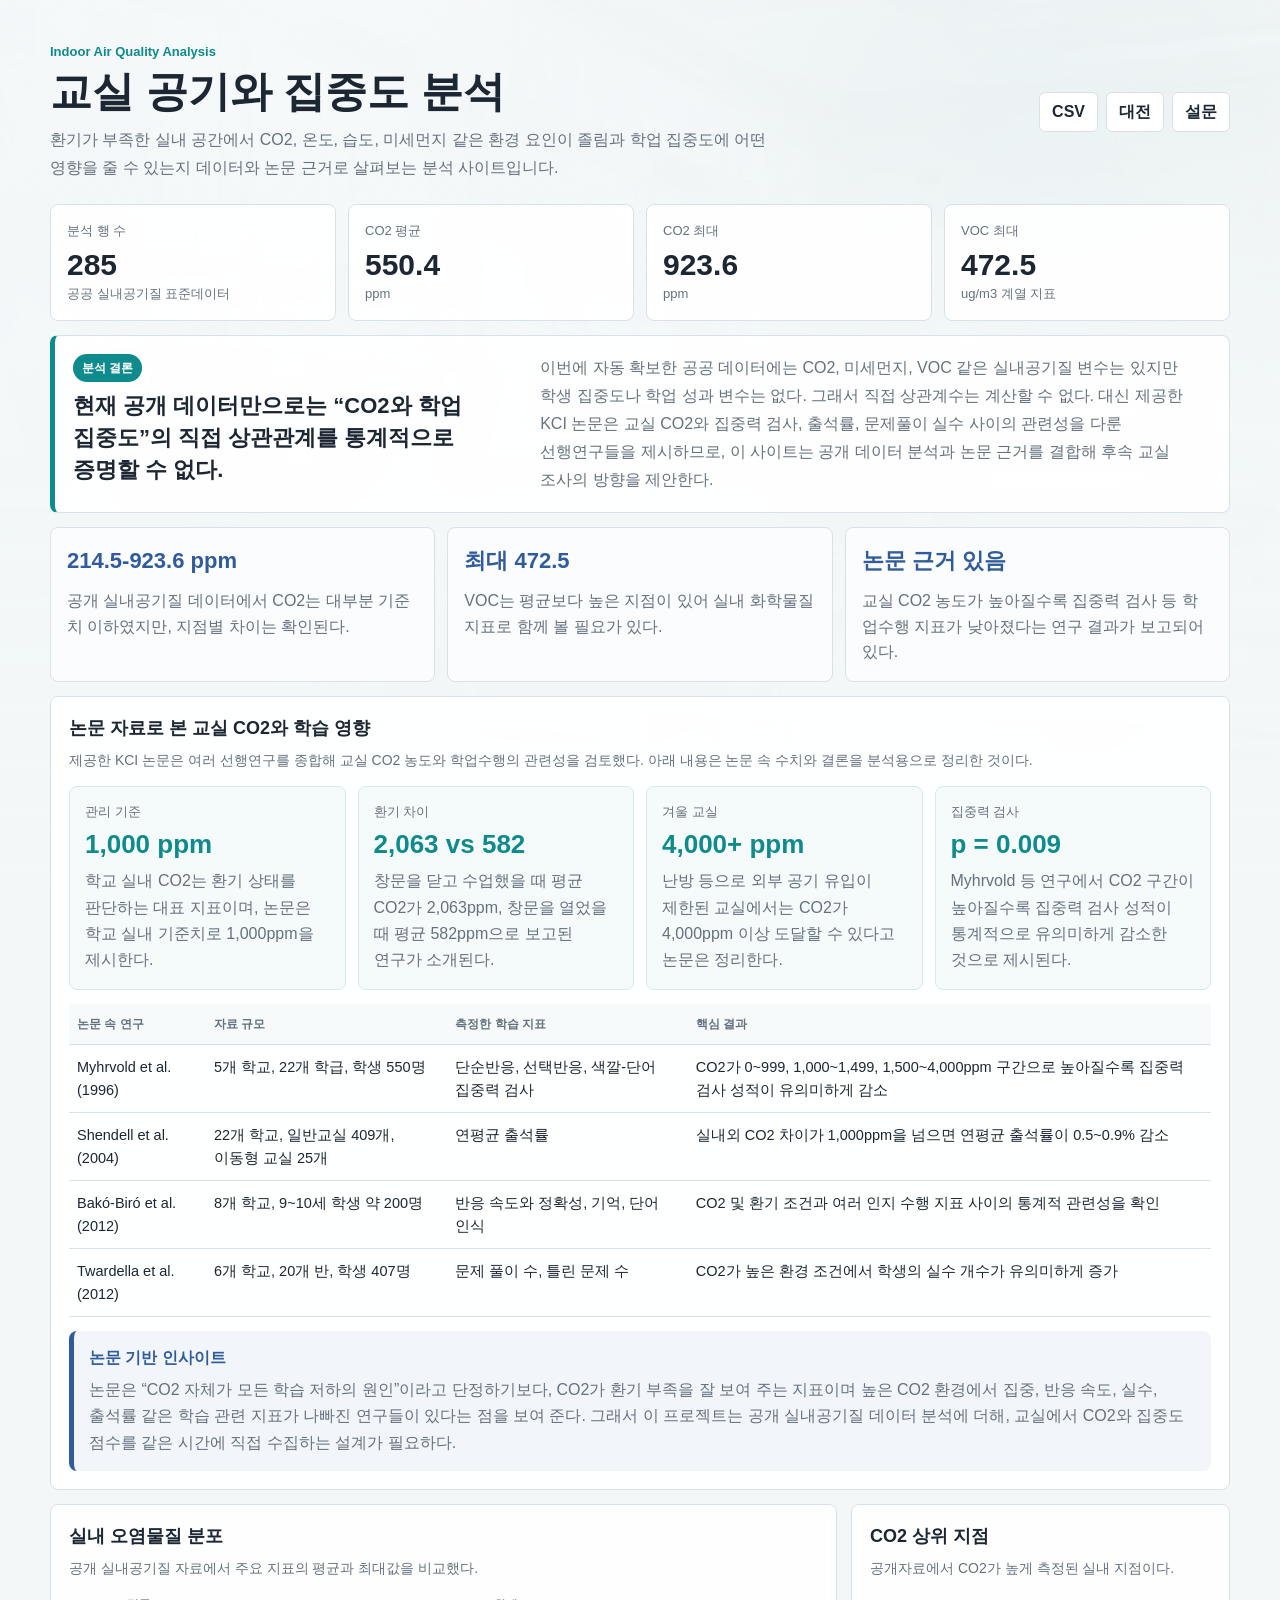
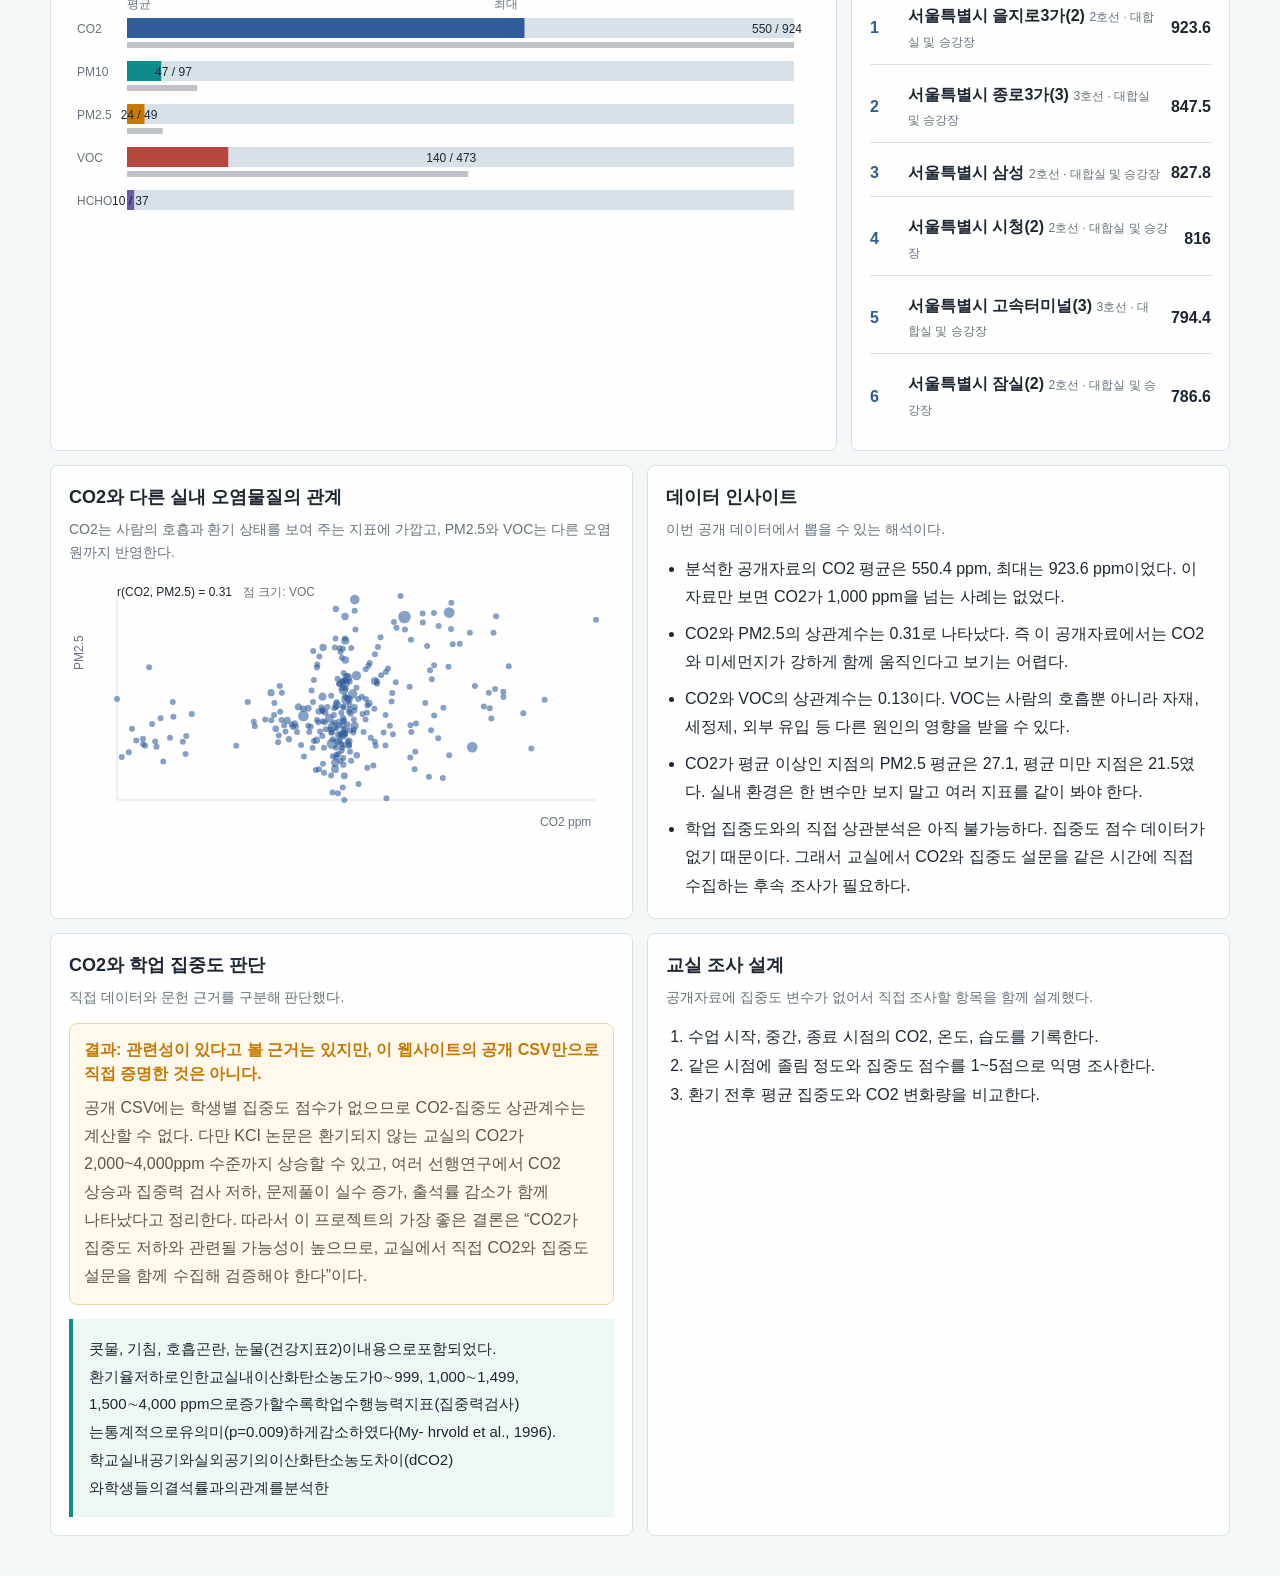
<file: index.html>
<!doctype html>
<html lang="ko">
<head>
  <meta charset="utf-8">
  <meta name="viewport" content="width=device-width, initial-scale=1">
  <meta http-equiv="refresh" content="0; url=site/index.html">
  <title>교실 공기와 집중도 분석</title>
</head>
<body>
  <p><a href="site/index.html">교실 공기와 집중도 분석 사이트로 이동</a></p>
</body>
</html>
</file>
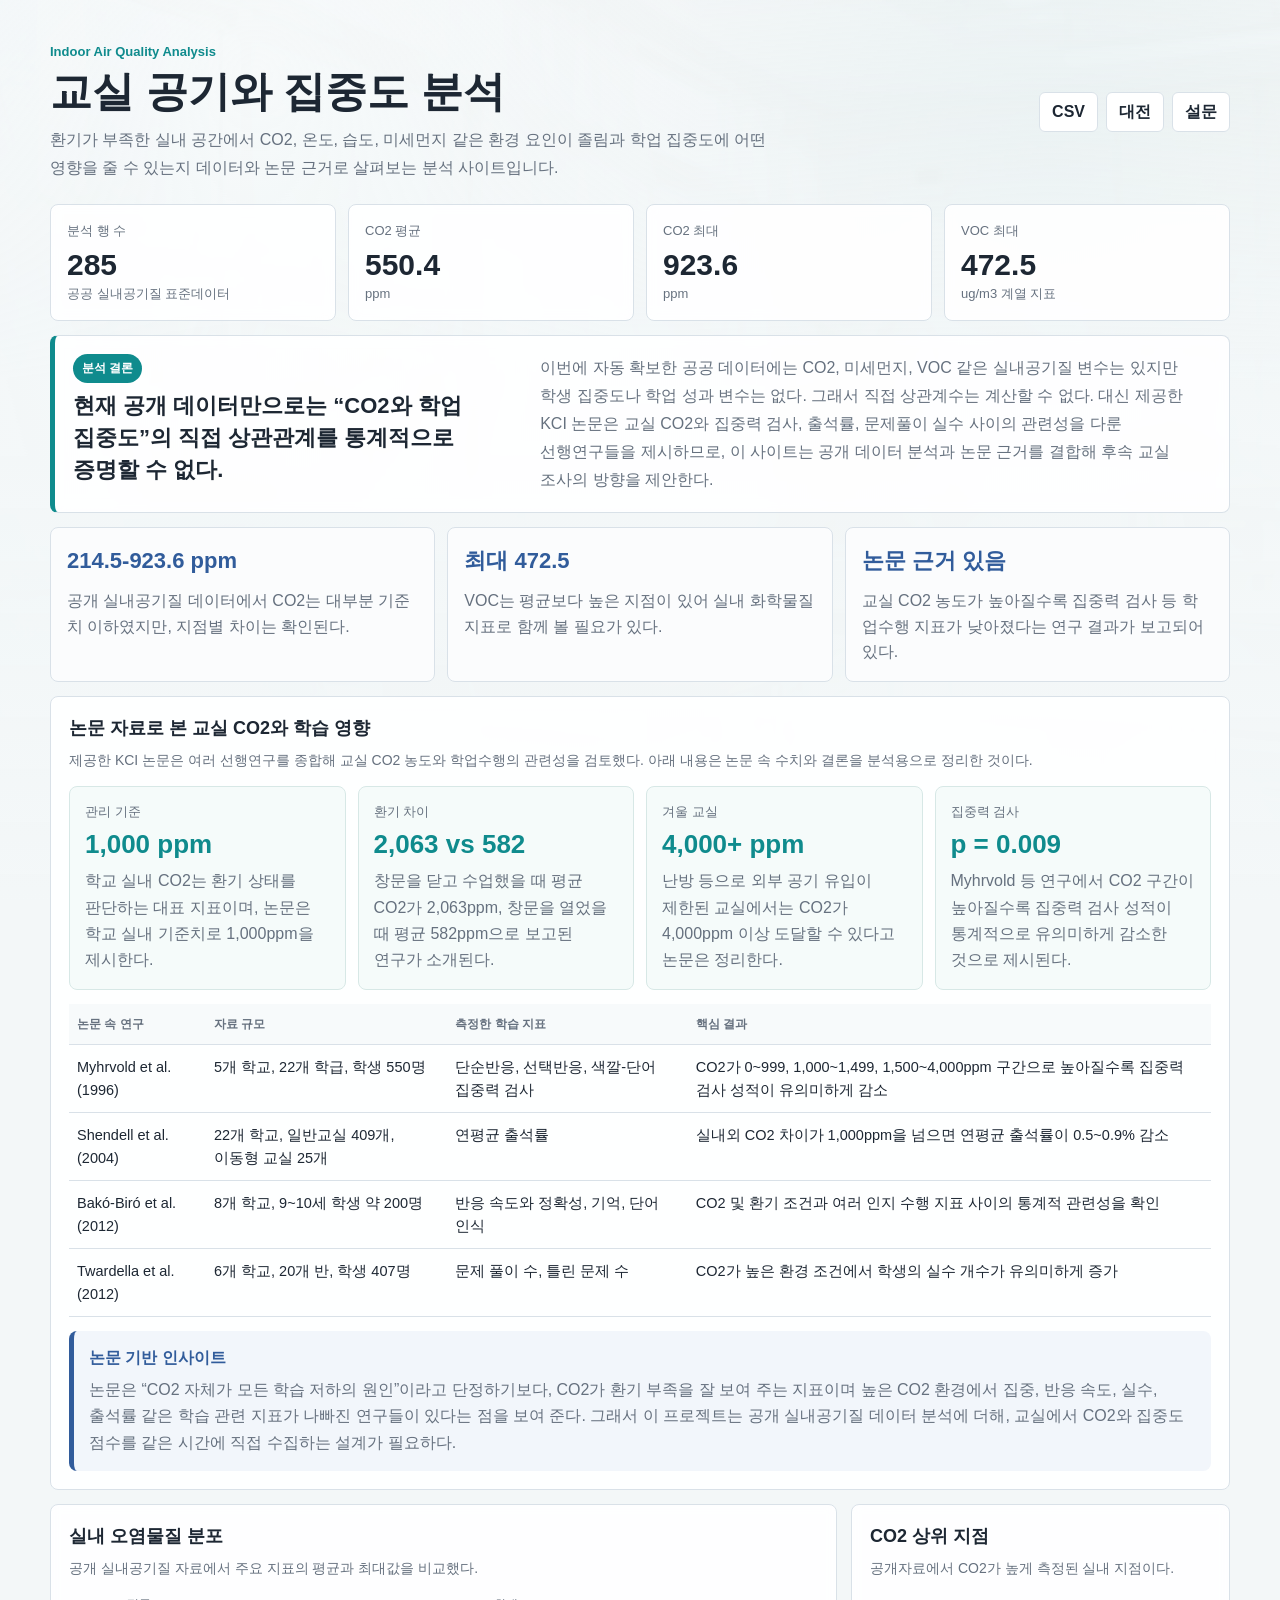
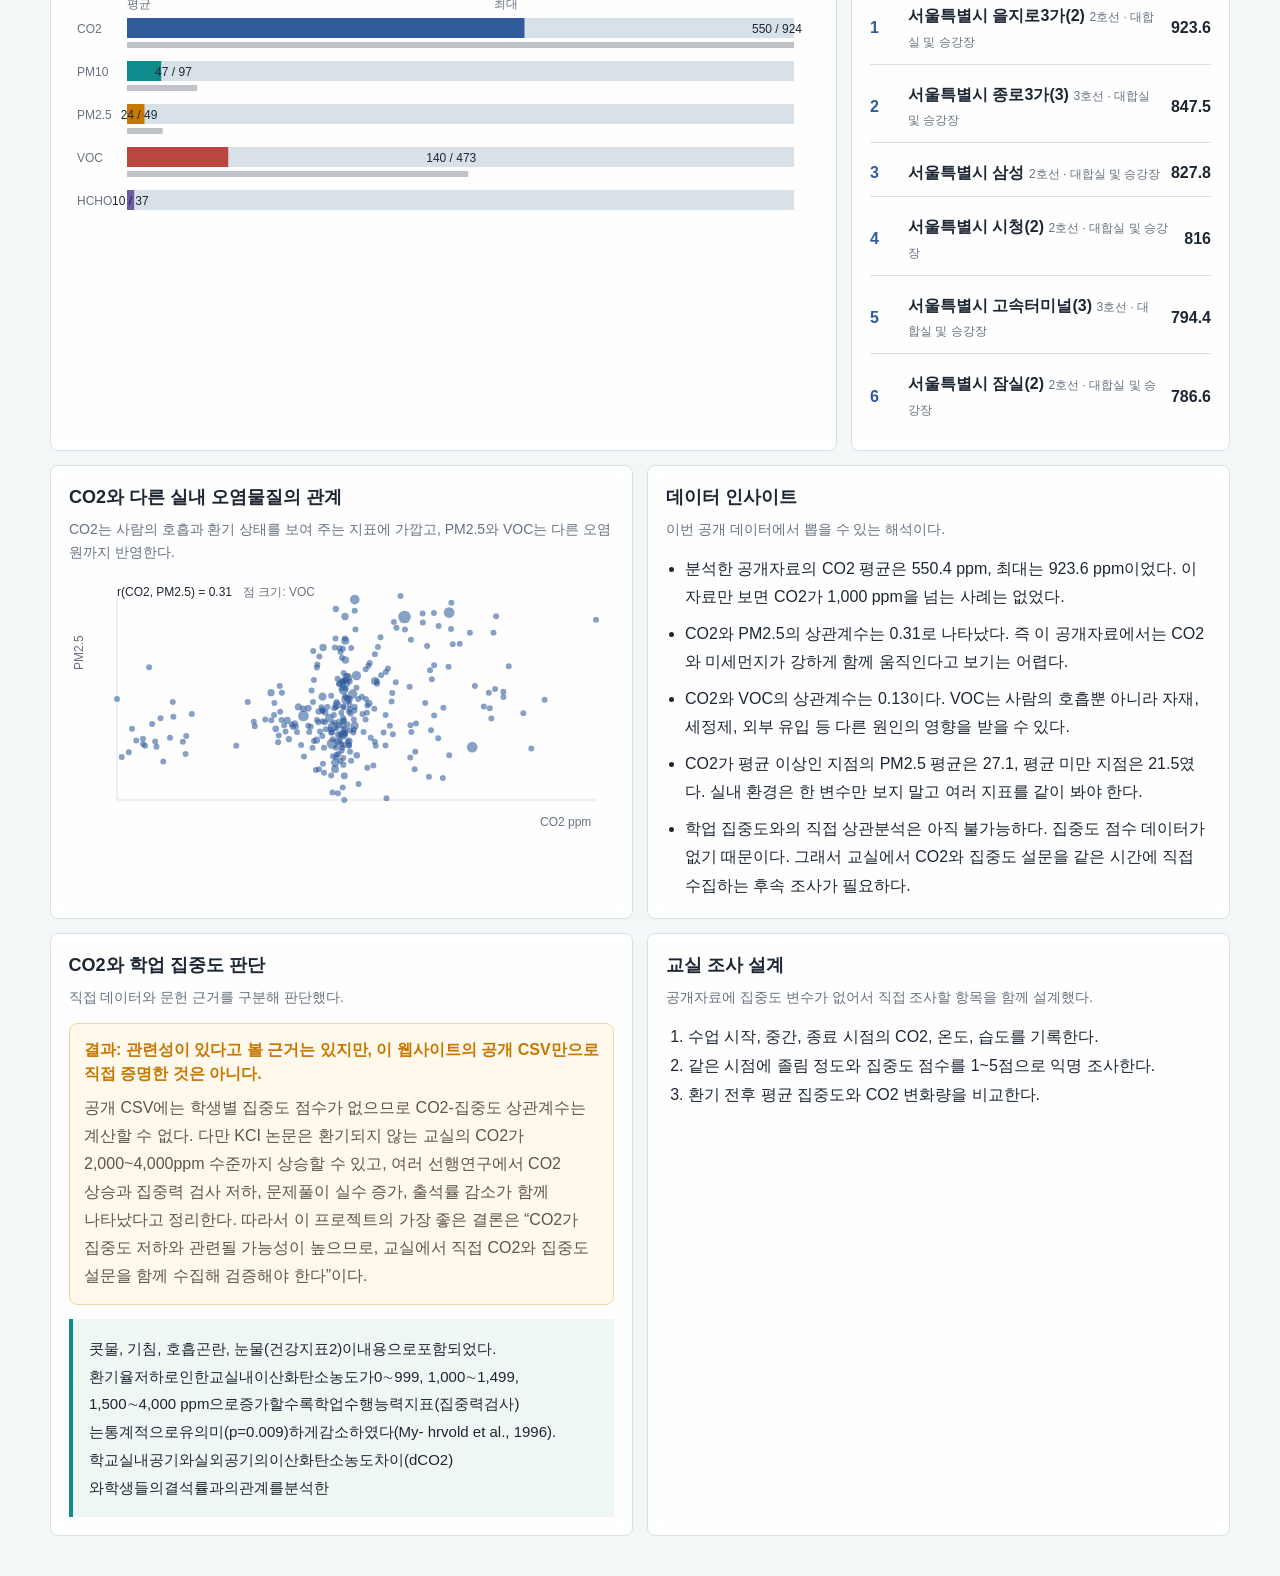
<file: site/index.html>
<!doctype html>
<html lang="ko">
<head>
  <meta charset="utf-8">
  <meta name="viewport" content="width=device-width, initial-scale=1">
  <title>교실 공기와 집중도 분석</title>
  <link rel="stylesheet" href="./styles.css">
</head>
<body>
  <main class="shell">
    <header class="topbar">
      <div>
        <p class="eyebrow">Indoor Air Quality Analysis</p>
        <h1>교실 공기와 집중도 분석</h1>
        <p class="lead">환기가 부족한 실내 공간에서 CO2, 온도, 습도, 미세먼지 같은 환경 요인이 졸림과 학업 집중도에 어떤 영향을 줄 수 있는지 데이터와 논문 근거로 살펴보는 분석 사이트입니다.</p>
      </div>
      <div class="actions" aria-label="자료 링크">
        <a class="icon-link" href="../data/processed/indoor_air_quality_subway_standard.csv" download title="정리 CSV 다운로드">CSV</a>
        <a class="icon-link" href="../data/processed/daejeon_indoor_air_quality.csv" download title="대전 데이터 다운로드">대전</a>
        <a class="icon-link" href="../data/processed/classroom_focus_survey_template.csv" download title="교실 조사 양식 다운로드">설문</a>
      </div>
    </header>

    <section class="summary-grid" aria-label="핵심 지표">
      <article class="metric">
        <span>분석 행 수</span>
        <strong id="rowCount">-</strong>
        <small>공공 실내공기질 표준데이터</small>
      </article>
      <article class="metric">
        <span>CO2 평균</span>
        <strong id="co2Mean">-</strong>
        <small>ppm</small>
      </article>
      <article class="metric">
        <span>CO2 최대</span>
        <strong id="co2Max">-</strong>
        <small>ppm</small>
      </article>
      <article class="metric">
        <span>VOC 최대</span>
        <strong id="vocMax">-</strong>
        <small>ug/m3 계열 지표</small>
      </article>
    </section>

    <section class="result-panel">
      <div>
        <span class="tag">분석 결론</span>
        <h2>현재 공개 데이터만으로는 “CO2와 학업 집중도”의 직접 상관관계를 통계적으로 증명할 수 없다.</h2>
      </div>
      <p>이번에 자동 확보한 공공 데이터에는 CO2, 미세먼지, VOC 같은 실내공기질 변수는 있지만 학생 집중도나 학업 성과 변수는 없다. 그래서 직접 상관계수는 계산할 수 없다. 대신 제공한 KCI 논문은 교실 CO2와 집중력 검사, 출석률, 문제풀이 실수 사이의 관련성을 다룬 선행연구들을 제시하므로, 이 사이트는 공개 데이터 분석과 논문 근거를 결합해 후속 교실 조사의 방향을 제안한다.</p>
    </section>

    <section class="insight-grid" aria-label="분석 인사이트">
      <article>
        <strong id="co2RangeInsight">-</strong>
        <span>공개 실내공기질 데이터에서 CO2는 대부분 기준치 이하였지만, 지점별 차이는 확인된다.</span>
      </article>
      <article>
        <strong id="vocInsight">-</strong>
        <span>VOC는 평균보다 높은 지점이 있어 실내 화학물질 지표로 함께 볼 필요가 있다.</span>
      </article>
      <article>
        <strong id="paperInsight">논문 근거 있음</strong>
        <span>교실 CO2 농도가 높아질수록 집중력 검사 등 학업수행 지표가 낮아졌다는 연구 결과가 보고되어 있다.</span>
      </article>
    </section>

    <section class="paper-panel">
      <div class="panel-head">
        <div>
          <h2>논문 자료로 본 교실 CO2와 학습 영향</h2>
          <p>제공한 KCI 논문은 여러 선행연구를 종합해 교실 CO2 농도와 학업수행의 관련성을 검토했다. 아래 내용은 논문 속 수치와 결론을 분석용으로 정리한 것이다.</p>
        </div>
      </div>
      <div class="paper-facts">
        <article>
          <span>관리 기준</span>
          <strong>1,000 ppm</strong>
          <p>학교 실내 CO2는 환기 상태를 판단하는 대표 지표이며, 논문은 학교 실내 기준치로 1,000ppm을 제시한다.</p>
        </article>
        <article>
          <span>환기 차이</span>
          <strong>2,063 vs 582</strong>
          <p>창문을 닫고 수업했을 때 평균 CO2가 2,063ppm, 창문을 열었을 때 평균 582ppm으로 보고된 연구가 소개된다.</p>
        </article>
        <article>
          <span>겨울 교실</span>
          <strong>4,000+ ppm</strong>
          <p>난방 등으로 외부 공기 유입이 제한된 교실에서는 CO2가 4,000ppm 이상 도달할 수 있다고 논문은 정리한다.</p>
        </article>
        <article>
          <span>집중력 검사</span>
          <strong>p = 0.009</strong>
          <p>Myhrvold 등 연구에서 CO2 구간이 높아질수록 집중력 검사 성적이 통계적으로 유의미하게 감소한 것으로 제시된다.</p>
        </article>
      </div>
      <div class="study-table-wrap">
        <table class="study-table">
          <thead>
            <tr>
              <th>논문 속 연구</th>
              <th>자료 규모</th>
              <th>측정한 학습 지표</th>
              <th>핵심 결과</th>
            </tr>
          </thead>
          <tbody>
            <tr>
              <td>Myhrvold et al. (1996)</td>
              <td>5개 학교, 22개 학급, 학생 550명</td>
              <td>단순반응, 선택반응, 색깔-단어 집중력 검사</td>
              <td>CO2가 0~999, 1,000~1,499, 1,500~4,000ppm 구간으로 높아질수록 집중력 검사 성적이 유의미하게 감소</td>
            </tr>
            <tr>
              <td>Shendell et al. (2004)</td>
              <td>22개 학교, 일반교실 409개, 이동형 교실 25개</td>
              <td>연평균 출석률</td>
              <td>실내외 CO2 차이가 1,000ppm을 넘으면 연평균 출석률이 0.5~0.9% 감소</td>
            </tr>
            <tr>
              <td>Bakó-Biró et al. (2012)</td>
              <td>8개 학교, 9~10세 학생 약 200명</td>
              <td>반응 속도와 정확성, 기억, 단어 인식</td>
              <td>CO2 및 환기 조건과 여러 인지 수행 지표 사이의 통계적 관련성을 확인</td>
            </tr>
            <tr>
              <td>Twardella et al. (2012)</td>
              <td>6개 학교, 20개 반, 학생 407명</td>
              <td>문제 풀이 수, 틀린 문제 수</td>
              <td>CO2가 높은 환경 조건에서 학생의 실수 개수가 유의미하게 증가</td>
            </tr>
          </tbody>
        </table>
      </div>
      <div class="paper-takeaway">
        <strong>논문 기반 인사이트</strong>
        <p>논문은 “CO2 자체가 모든 학습 저하의 원인”이라고 단정하기보다, CO2가 환기 부족을 잘 보여 주는 지표이며 높은 CO2 환경에서 집중, 반응 속도, 실수, 출석률 같은 학습 관련 지표가 나빠진 연구들이 있다는 점을 보여 준다. 그래서 이 프로젝트는 공개 실내공기질 데이터 분석에 더해, 교실에서 CO2와 집중도 점수를 같은 시간에 직접 수집하는 설계가 필요하다.</p>
      </div>
    </section>

    <section class="layout">
      <article class="panel wide">
        <div class="panel-head">
          <div>
            <h2>실내 오염물질 분포</h2>
            <p>공개 실내공기질 자료에서 주요 지표의 평균과 최대값을 비교했다.</p>
          </div>
        </div>
        <canvas id="pollutantChart" height="220" aria-label="오염물질 막대그래프"></canvas>
      </article>

      <article class="panel">
        <div class="panel-head">
          <div>
            <h2>CO2 상위 지점</h2>
            <p>공개자료에서 CO2가 높게 측정된 실내 지점이다.</p>
          </div>
        </div>
        <div id="topCo2List" class="rank-list"></div>
      </article>
    </section>

    <section class="layout">
      <article class="panel wide">
        <div class="panel-head">
          <div>
            <h2>CO2와 다른 실내 오염물질의 관계</h2>
            <p>CO2는 사람의 호흡과 환기 상태를 보여 주는 지표에 가깝고, PM2.5와 VOC는 다른 오염원까지 반영한다.</p>
          </div>
        </div>
        <canvas id="scatterChart" height="260" aria-label="CO2와 오염물질 산점도"></canvas>
      </article>

      <article class="panel">
        <div class="panel-head">
          <div>
            <h2>데이터 인사이트</h2>
            <p>이번 공개 데이터에서 뽑을 수 있는 해석이다.</p>
          </div>
        </div>
        <ul class="insights" id="insightList"></ul>
      </article>
    </section>

    <section class="layout">
      <article class="panel">
        <div class="panel-head">
          <div>
            <h2>CO2와 학업 집중도 판단</h2>
            <p>직접 데이터와 문헌 근거를 구분해 판단했다.</p>
          </div>
        </div>
        <div class="verdict">
          <strong>결과: 관련성이 있다고 볼 근거는 있지만, 이 웹사이트의 공개 CSV만으로 직접 증명한 것은 아니다.</strong>
          <p>공개 CSV에는 학생별 집중도 점수가 없으므로 CO2-집중도 상관계수는 계산할 수 없다. 다만 KCI 논문은 환기되지 않는 교실의 CO2가 2,000~4,000ppm 수준까지 상승할 수 있고, 여러 선행연구에서 CO2 상승과 집중력 검사 저하, 문제풀이 실수 증가, 출석률 감소가 함께 나타났다고 정리한다. 따라서 이 프로젝트의 가장 좋은 결론은 “CO2가 집중도 저하와 관련될 가능성이 높으므로, 교실에서 직접 CO2와 집중도 설문을 함께 수집해 검증해야 한다”이다.</p>
        </div>
        <blockquote id="paperQuote"></blockquote>
      </article>

      <article class="panel">
        <div class="panel-head">
          <div>
            <h2>교실 조사 설계</h2>
            <p>공개자료에 집중도 변수가 없어서 직접 조사할 항목을 함께 설계했다.</p>
          </div>
        </div>
        <ol class="steps">
          <li>수업 시작, 중간, 종료 시점의 CO2, 온도, 습도를 기록한다.</li>
          <li>같은 시점에 졸림 정도와 집중도 점수를 1~5점으로 익명 조사한다.</li>
          <li>환기 전후 평균 집중도와 CO2 변화량을 비교한다.</li>
        </ol>
      </article>
    </section>

  </main>
  <script src="./data.js"></script>
  <script src="./app.js"></script>
</body>
</html>
</file>
<file: site/styles.css>
:root {
  --ink: #1d2733;
  --muted: #66717f;
  --line: #d9e1e8;
  --surface: #ffffff;
  --wash: #f3f7f8;
  --teal: #0f8b8d;
  --blue: #315c9b;
  --amber: #c77800;
  --red: #b9463f;
}

* {
  box-sizing: border-box;
}

body {
  margin: 0;
  color: var(--ink);
  background: var(--wash);
  font-family: "Pretendard", "Noto Sans KR", "Apple SD Gothic Neo", "Malgun Gothic", "Segoe UI", Arial, sans-serif;
  font-size: 16px;
  line-height: 1.55;
  letter-spacing: 0;
  text-rendering: optimizeLegibility;
  -webkit-font-smoothing: antialiased;
}

body::before {
  content: "";
  position: fixed;
  inset: 0;
  z-index: -2;
  background: url("./assets/classroom-air-bg.png") center top / cover no-repeat;
  opacity: .18;
}

body::after {
  content: "";
  position: fixed;
  inset: 0;
  z-index: -1;
  background:
    linear-gradient(180deg, rgba(243, 247, 248, .68), rgba(243, 247, 248, .94) 42%, rgba(243, 247, 248, .98)),
    radial-gradient(circle at 20% 8%, rgba(255, 255, 255, .85), rgba(255, 255, 255, 0) 34%),
    radial-gradient(circle at 82% 18%, rgba(15, 139, 141, .12), rgba(15, 139, 141, 0) 32%);
  pointer-events: none;
}

.shell {
  width: min(1180px, calc(100% - 32px));
  margin: 0 auto;
  padding: 24px 0 40px;
}

.topbar {
  display: flex;
  align-items: center;
  justify-content: space-between;
  gap: 20px;
  padding: 18px 0 22px;
}

.eyebrow {
  margin: 0 0 6px;
  color: var(--teal);
  font-size: 13px;
  font-weight: 700;
}

h1, h2, p {
  margin: 0;
}

h1 {
  font-size: clamp(28px, 4vw, 42px);
  line-height: 1.15;
  font-weight: 800;
}

h2 {
  font-size: 18px;
  font-weight: 800;
}

.lead {
  max-width: 760px;
  margin-top: 10px;
  color: var(--muted);
  line-height: 1.75;
  word-break: keep-all;
}

.actions {
  display: flex;
  gap: 8px;
}

.icon-link {
  display: inline-grid;
  place-items: center;
  min-width: 54px;
  height: 40px;
  padding: 0 12px;
  border: 1px solid var(--line);
  border-radius: 6px;
  color: var(--ink);
  background: var(--surface);
  text-decoration: none;
  font-weight: 700;
}

.summary-grid {
  display: grid;
  grid-template-columns: repeat(4, minmax(0, 1fr));
  gap: 12px;
}

.metric, .panel, .result-panel {
  border: 1px solid var(--line);
  border-radius: 8px;
  background: rgba(255, 255, 255, .88);
  backdrop-filter: blur(6px);
}

.metric {
  padding: 16px;
}

.metric span, .metric small {
  display: block;
  color: var(--muted);
  font-size: 13px;
}

.metric strong {
  display: block;
  margin: 8px 0 4px;
  font-size: 30px;
  line-height: 1;
}

.result-panel {
  display: grid;
  grid-template-columns: minmax(280px, .8fr) minmax(0, 1.2fr);
  gap: 20px;
  margin-top: 14px;
  padding: 18px;
  border-left: 5px solid var(--teal);
}

.result-panel h2 {
  margin-top: 8px;
  font-size: 22px;
  line-height: 1.45;
  word-break: keep-all;
}

.result-panel p {
  color: var(--muted);
  line-height: 1.75;
  word-break: keep-all;
}

.tag {
  display: inline-block;
  padding: 5px 9px;
  border-radius: 999px;
  color: #ffffff;
  background: var(--teal);
  font-size: 12px;
  font-weight: 700;
}

.insight-grid {
  display: grid;
  grid-template-columns: repeat(3, minmax(0, 1fr));
  gap: 12px;
  margin-top: 14px;
}

.insight-grid article {
  min-height: 126px;
  padding: 16px;
  border: 1px solid var(--line);
  border-radius: 8px;
  background: #fbfcfd;
}

.insight-grid strong {
  display: block;
  margin-bottom: 10px;
  color: var(--blue);
  font-size: 22px;
}

.insight-grid span {
  color: var(--muted);
  line-height: 1.6;
}

.paper-panel {
  margin-top: 14px;
  padding: 18px;
  border: 1px solid var(--line);
  border-radius: 8px;
  background: rgba(255, 255, 255, .9);
  backdrop-filter: blur(6px);
}

.paper-facts {
  display: grid;
  grid-template-columns: repeat(4, minmax(0, 1fr));
  gap: 12px;
}

.paper-facts article {
  min-height: 170px;
  padding: 15px;
  border: 1px solid #d7e8e6;
  border-radius: 8px;
  background: #f5fbfa;
}

.paper-facts span {
  display: block;
  color: var(--muted);
  font-size: 13px;
}

.paper-facts strong {
  display: block;
  margin: 8px 0;
  color: var(--teal);
  font-size: 26px;
  line-height: 1.15;
}

.paper-facts p,
.paper-takeaway p {
  color: var(--muted);
  line-height: 1.65;
  word-break: keep-all;
}

.study-table-wrap {
  overflow-x: auto;
  margin-top: 14px;
}

.study-table {
  min-width: 860px;
}

.study-table th {
  background: #f7fafb;
}

.study-table td {
  vertical-align: top;
  line-height: 1.55;
  white-space: normal;
  word-break: keep-all;
}

.paper-takeaway {
  margin-top: 14px;
  padding: 15px;
  border-radius: 8px;
  border-left: 5px solid var(--blue);
  background: #f2f6fb;
}

.paper-takeaway strong {
  display: block;
  margin-bottom: 6px;
  color: var(--blue);
}

.layout {
  display: grid;
  grid-template-columns: minmax(0, 1.35fr) minmax(320px, 0.65fr);
  gap: 14px;
  margin-top: 14px;
}

.layout + .layout {
  grid-template-columns: repeat(2, minmax(0, 1fr));
}

.panel {
  padding: 18px;
}

.wide {
  min-height: 312px;
}

.panel-head {
  display: flex;
  align-items: start;
  justify-content: space-between;
  gap: 16px;
  margin-bottom: 14px;
}

.panel-head p {
  margin-top: 6px;
  color: var(--muted);
  font-size: 14px;
  line-height: 1.65;
}

canvas {
  width: 100%;
  max-width: 100%;
}

.rank-list {
  display: grid;
  gap: 8px;
}

.rank {
  display: grid;
  grid-template-columns: 28px 1fr auto;
  align-items: center;
  gap: 10px;
  padding: 10px 0;
  border-bottom: 1px solid var(--line);
}

.rank:last-child {
  border-bottom: 0;
}

.rank b {
  color: var(--blue);
}

.rank span {
  color: var(--muted);
  font-size: 12px;
}

blockquote {
  margin: 0;
  padding: 16px;
  border-left: 4px solid var(--teal);
  background: #eef7f4;
  line-height: 1.85;
  word-break: keep-all;
  font-size: 15px;
}

.steps {
  margin: 0;
  padding-left: 22px;
  line-height: 1.8;
}

.verdict {
  margin-bottom: 14px;
  padding: 14px;
  border-radius: 8px;
  background: #fff8ed;
  border: 1px solid #f0d3a9;
}

.verdict strong {
  display: block;
  margin-bottom: 8px;
  color: var(--amber);
  line-height: 1.5;
}

.verdict p {
  color: #5f5548;
  line-height: 1.75;
  word-break: keep-all;
}

.insights {
  margin: 0;
  padding-left: 19px;
  line-height: 1.78;
}

.insights li + li {
  margin-top: 8px;
}

.table-panel {
  margin-top: 14px;
}

.filter {
  display: flex;
  align-items: center;
  gap: 8px;
  color: var(--muted);
  font-size: 13px;
}

select {
  height: 34px;
  border: 1px solid var(--line);
  border-radius: 6px;
  background: white;
}

.table-wrap {
  overflow-x: auto;
}

table {
  width: 100%;
  border-collapse: collapse;
  font-size: 14.5px;
}

th, td {
  padding: 11px 8px;
  border-bottom: 1px solid var(--line);
  text-align: left;
  white-space: nowrap;
}

th {
  color: var(--muted);
  font-size: 12px;
}

@media (max-width: 860px) {
  .topbar {
    align-items: stretch;
    flex-direction: column;
  }

  .summary-grid, .layout, .layout + .layout, .result-panel, .insight-grid, .paper-facts {
    grid-template-columns: 1fr;
  }

  .panel-head {
    flex-direction: column;
  }
}
</file>
